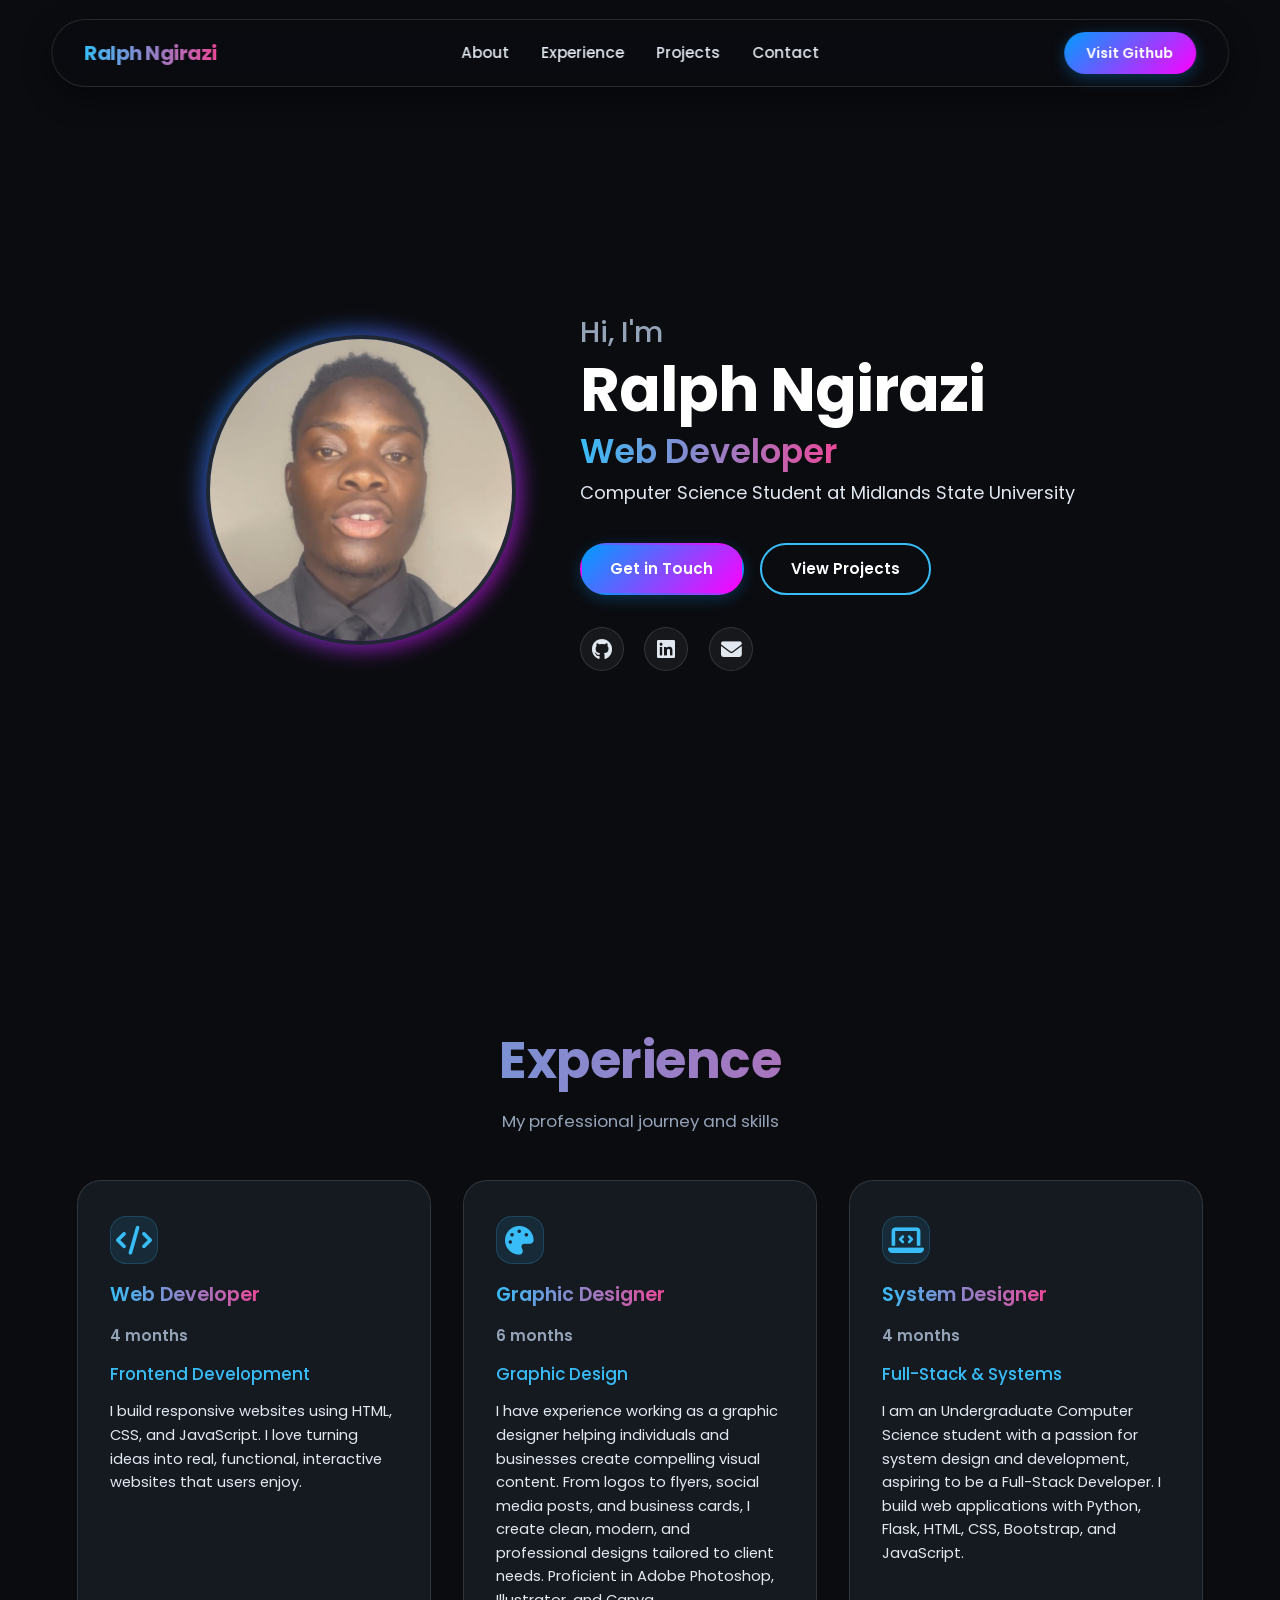
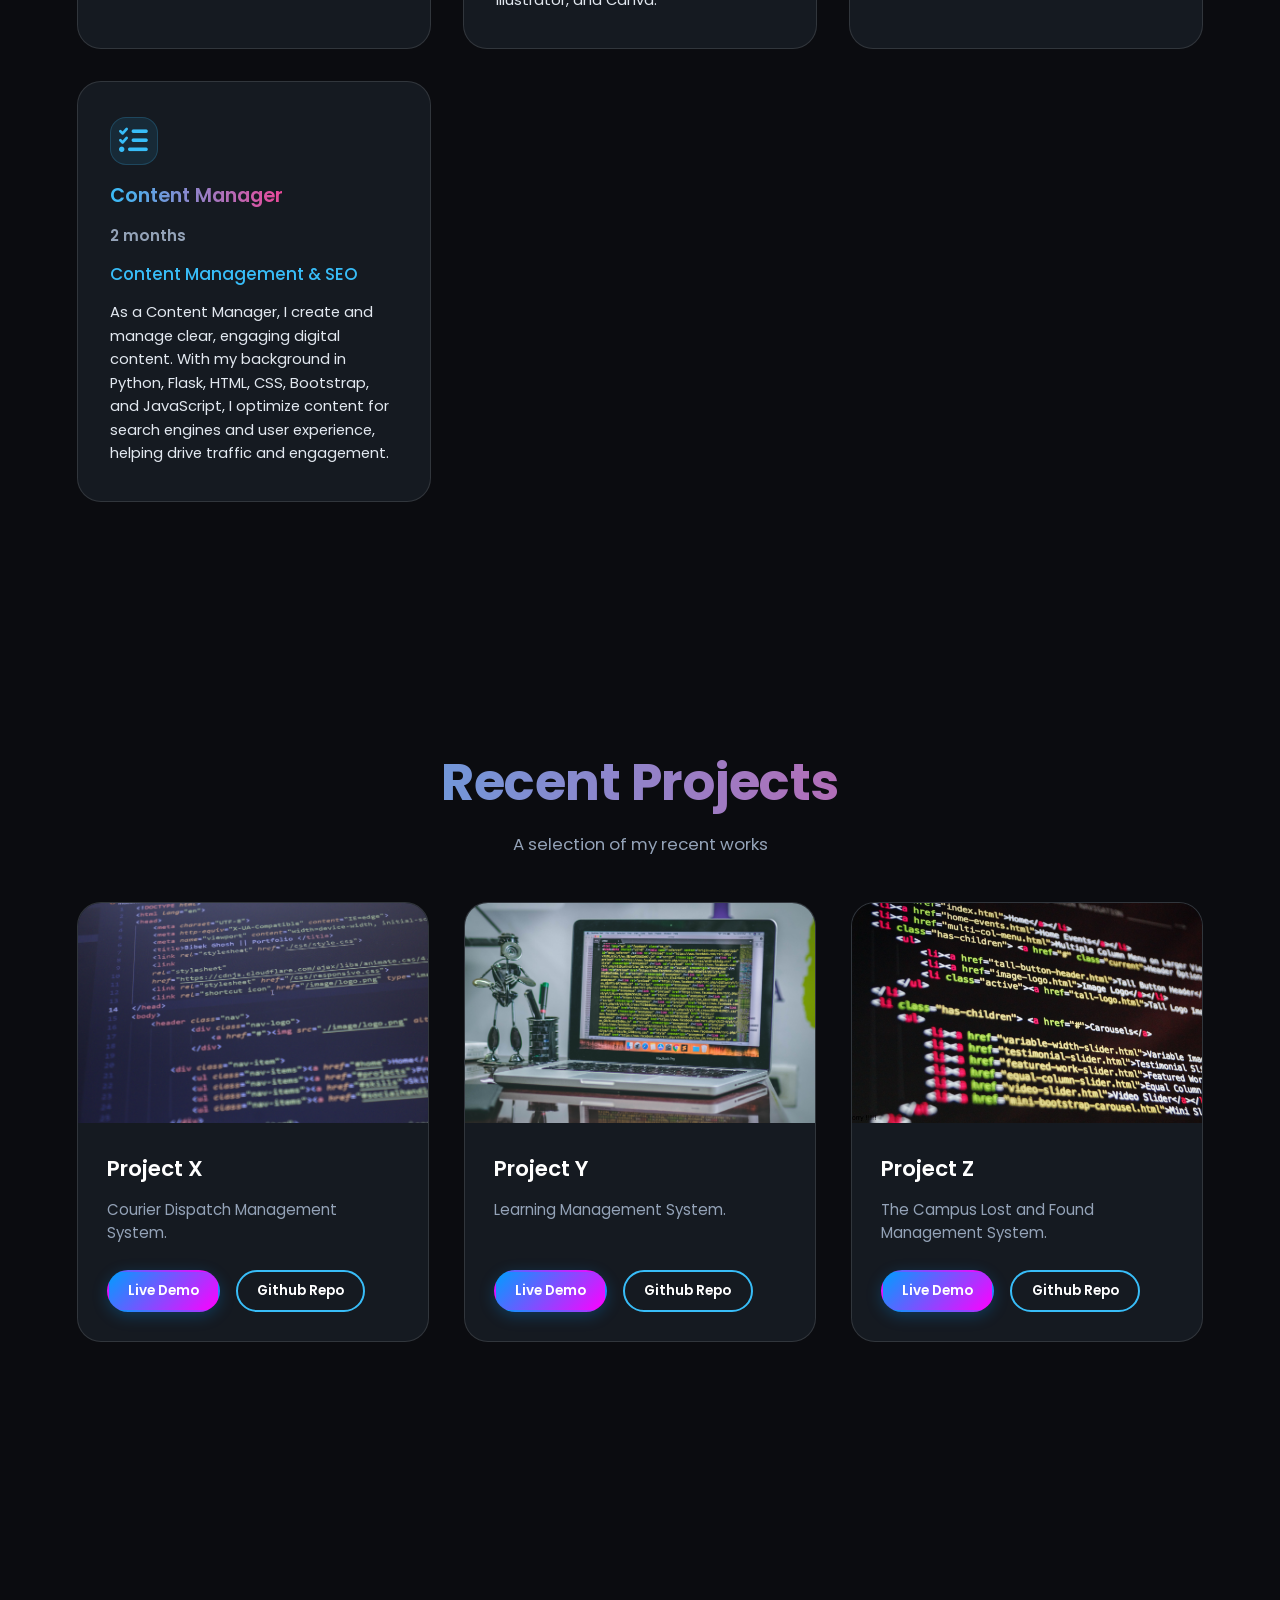
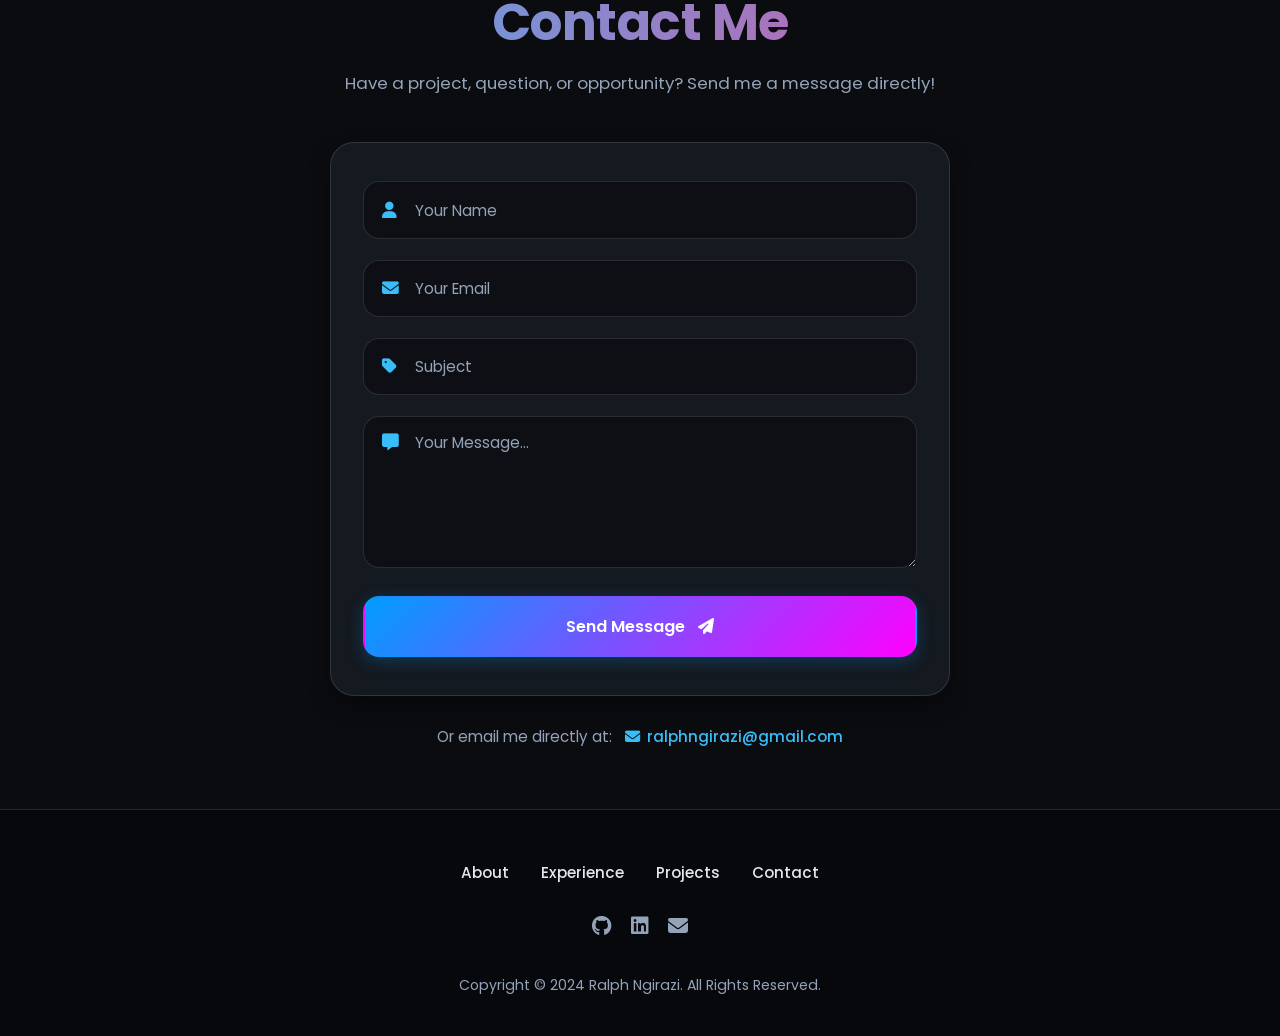
<file: index.html>
<!DOCTYPE html>
<html lang="en">
<head>
    <meta charset="UTF-8">
    <meta name="viewport" content="width=device-width, initial-scale=1.0, maximum-scale=5.0">
    <title>Ralph Ngirazi | Web Developer & Portfolio</title>
    <meta name="description" content="Portfolio of Ralph Ngirazi - Web Developer, System Designer, and Graphic Designer. Computer Science Student at Midlands State University. Built with Flask, HTML, and CSS.">

    <!-- Google Fonts (Poppins) -->
    <link rel="preconnect" href="https://fonts.googleapis.com">
    <link rel="preconnect" href="https://fonts.gstatic.com" crossorigin>
    <link href="https://fonts.googleapis.com/css2?family=Poppins:wght@300;400;500;600;700&display=swap" rel="stylesheet">

    <!-- Font Awesome -->
    <link rel="stylesheet" href="https://cdnjs.cloudflare.com/ajax/libs/font-awesome/6.6.0/css/all.min.css">

    <!-- CSS Stylesheet -->
    <link rel="stylesheet" href="style.css">
</head>
<body>

    <!-- Header Navigation (Pure HTML & CSS Driven) -->
    <header id="header">
        <a href="#about" class="logo" id="logo"><span>Ralph Ngirazi</span></a>

        <!-- Pure CSS Mobile Navigation Toggle Checkbox -->
        <input type="checkbox" id="nav-toggle" class="nav-toggle" aria-label="Toggle navigation menu">
        <label for="nav-toggle" class="nav-toggle-label" id="menu-icon" title="Toggle navigation">
            <i class="fa-solid fa-bars icon-bars"></i>
            <i class="fa-solid fa-xmark icon-close"></i>
        </label>

        <ul class="nav-links" id="nav-links">
            <li><a href="#about" class="nav-link" onclick="closeNav()">About</a></li>
            <li><a href="#experience" class="nav-link" onclick="closeNav()">Experience</a></li>
            <li><a href="#projects" class="nav-link" onclick="closeNav()">Projects</a></li>
            <li><a href="#contact" class="nav-link" onclick="closeNav()">Contact</a></li>
            <li class="mobile-only-link">
                <a href="https://github.com/r25308c-ralph" target="_blank" rel="noopener noreferrer" class="btn btn-sm btn-outline mobile-github-btn">
                    <i class="fa-brands fa-github"></i> Visit Github
                </a>
            </li>
        </ul>

        <div class="header-actions">
            <a href="https://github.com/r25308c-ralph" target="_blank" rel="noopener noreferrer" class="visit-btn">Visit Github</a>
        </div>
    </header>

    <!-- About / Hero Section -->
    <section id="about" class="about">
        <div class="about-container">
            <div class="profile-wrapper">
                <img src="profilepicture.jpg" alt="Ralph Ngirazi - Profile Picture" class="profile-img">
            </div>

            <div class="info-box">
                <div class="text">
                    <h3>Hi, I'm</h3>
                    <h1>Ralph Ngirazi</h1>
                    <span>Web Developer</span>
                    <p>Computer Science Student at Midlands State University</p>
                </div>

                <div class="btn-group">
                    <a href="#contact" class="btn">Get in Touch</a>
                    <a href="#projects" class="btn btn-outline">View Projects</a>
                </div>

                <div class="socials">
                    <a href="https://github.com/r25308c-ralph" target="_blank" rel="noopener noreferrer" aria-label="Github"><i class="fa-brands fa-github"></i></a>
                    <a href="https://linkedin.com" target="_blank" rel="noopener noreferrer" aria-label="LinkedIn"><i class="fa-brands fa-linkedin"></i></a>
                    <a href="mailto:ralphngirazi@gmail.com" aria-label="Email Ralph"><i class="fa-solid fa-envelope"></i></a>
                </div>
            </div>
        </div>
    </section>

    <!-- Experience Section -->
    <section id="experience" class="experience">
        <h2 class="section-title">Experience</h2>
        <p class="section-subtitle">My professional journey and skills</p>

        <div class="experience-info">
            <div class="grid">
                <div class="grid-card">
                    <div class="card-icon"><i class="fa-solid fa-code"></i></div>
                    <span class="role-badge">Web Developer</span>
                    <h3>4 months</h3>
                    <h4>Frontend Development</h4>
                    <p>I build responsive websites using HTML, CSS, and JavaScript. I love turning ideas into real, functional, interactive websites that users enjoy.</p>
                </div>

                <div class="grid-card">
                    <div class="card-icon"><i class="fa-solid fa-palette"></i></div>
                    <span class="role-badge">Graphic Designer</span>
                    <h3>6 months</h3>
                    <h4>Graphic Design</h4>
                    <p>I have experience working as a graphic designer helping individuals and businesses create compelling visual content. From logos to flyers, social media posts, and business cards, I create clean, modern, and professional designs tailored to client needs. Proficient in Adobe Photoshop, Illustrator, and Canva.</p>
                </div>

                <div class="grid-card">
                    <div class="card-icon"><i class="fa-solid fa-laptop-code"></i></div>
                    <span class="role-badge">System Designer</span>
                    <h3>4 months</h3>
                    <h4>Full-Stack & Systems</h4>
                    <p>I am an Undergraduate Computer Science student with a passion for system design and development, aspiring to be a Full-Stack Developer. I build web applications with Python, Flask, HTML, CSS, Bootstrap, and JavaScript.</p>
                </div>

                <div class="grid-card">
                    <div class="card-icon"><i class="fa-solid fa-list-check"></i></div>
                    <span class="role-badge">Content Manager</span>
                    <h3>2 months</h3>
                    <h4>Content Management & SEO</h4>
                    <p>As a Content Manager, I create and manage clear, engaging digital content. With my background in Python, Flask, HTML, CSS, Bootstrap, and JavaScript, I optimize content for search engines and user experience, helping drive traffic and engagement.</p>
                </div>
            </div>
        </div>
    </section>

    <!-- Projects Section -->
    <section id="projects" class="projects">
        <h2 class="section-title">Recent Projects</h2>
        <p class="section-subtitle">A selection of my recent works</p>

        <div class="projects-grid">
            <div class="project-card">
                <div class="project-image-box">
                    <img src="project1.jpg" alt="Courier Dispatch Management System">
                </div>
                <div class="project-content">
                    <h3>Project X</h3>
                    <p>Courier Dispatch Management System.</p>
                    <div class="btn-group">
                        <a href="#" class="btn btn-sm">Live Demo</a>
                        <a href="https://github.com/r25308c-ralph" target="_blank" rel="noopener noreferrer" class="btn btn-sm btn-outline">Github Repo</a>
                    </div>
                </div>
            </div>

            <div class="project-card">
                <div class="project-image-box">
                    <img src="project2.jpg" alt="Learning Management System">
                </div>
                <div class="project-content">
                    <h3>Project Y</h3>
                    <p>Learning Management System.</p>
                    <div class="btn-group">
                        <a href="#" class="btn btn-sm">Live Demo</a>
                        <a href="https://github.com/r25308c-ralph" target="_blank" rel="noopener noreferrer" class="btn btn-sm btn-outline">Github Repo</a>
                    </div>
                </div>
            </div>

            <div class="project-card">
                <div class="project-image-box">
                    <img src="project3.jpg" alt="Campus Lost and Found Management System">
                </div>
                <div class="project-content">
                    <h3>Project Z</h3>
                    <p>The Campus Lost and Found Management System.</p>
                    <div class="btn-group">
                        <a href="#" class="btn btn-sm">Live Demo</a>
                        <a href="https://github.com/r25308c-ralph" target="_blank" rel="noopener noreferrer" class="btn btn-sm btn-outline">Github Repo</a>
                    </div>
                </div>
            </div>
        </div>
    </section>

    <!-- Contact Me Section -->
    <section class="contact" id="contact">
        <h2 class="section-title">Contact Me</h2>
        <p class="section-subtitle">Have a project, question, or opportunity? Send me a message directly!</p>

        <div class="contact-container">
            <form id="contact-form" class="contact-form" action="https://formsubmit.co/ralphngirazi@gmail.com" method="POST">
                <!-- FormSubmit Configuration -->
                <input type="hidden" name="_captcha" value="false">
                <input type="hidden" name="_subject" value="New Portfolio Contact Message from Ralph's Website">
                <input type="hidden" name="_template" value="table">

                <div class="input-group">
                    <i class="fa-solid fa-user"></i>
                    <input type="text" name="name" id="user-name" placeholder="Your Name" required autocomplete="name">
                </div>

                <div class="input-group">
                    <i class="fa-solid fa-envelope"></i>
                    <input type="email" name="email" id="user-email" placeholder="Your Email" required autocomplete="email">
                </div>

                <div class="input-group">
                    <i class="fa-solid fa-tag"></i>
                    <input type="text" name="subject" id="user-subject" placeholder="Subject" required>
                </div>

                <div class="input-group textarea-group">
                    <i class="fa-solid fa-message"></i>
                    <textarea name="message" id="user-message" rows="5" placeholder="Your Message..." required></textarea>
                </div>

                <button type="submit" class="btn submit-btn" id="submit-btn">
                    <span>Send Message</span>
                    <i class="fa-solid fa-paper-plane"></i>
                </button>
            </form>

            <div class="direct-contact-pill">
                <span>Or email me directly at:</span>
                <a href="mailto:ralphngirazi@gmail.com"><i class="fa-solid fa-envelope"></i> ralphngirazi@gmail.com</a>
            </div>
        </div>
    </section>

    <!-- Footer -->
    <footer>
        <ul class="footer-links">
            <li><a href="#about">About</a></li>
            <li><a href="#experience">Experience</a></li>
            <li><a href="#projects">Projects</a></li>
            <li><a href="#contact">Contact</a></li>
        </ul>

        <div class="footer-socials">
            <a href="https://github.com/r25308c-ralph" target="_blank" rel="noopener noreferrer" aria-label="Github"><i class="fa-brands fa-github"></i></a>
            <a href="https://linkedin.com" target="_blank" rel="noopener noreferrer" aria-label="LinkedIn"><i class="fa-brands fa-linkedin"></i></a>
            <a href="mailto:ralphngirazi@gmail.com" aria-label="Email"><i class="fa-solid fa-envelope"></i></a>
        </div>

        <p class="copyright">Copyright &copy; 2024 Ralph Ngirazi. All Rights Reserved.</p>
    </footer>

    <!-- Minimal Helper to Auto-Close CSS Menu on Link Click -->
    <script>
        function closeNav() {
            const toggle = document.getElementById('nav-toggle');
            if (toggle) toggle.checked = false;
        }
        document.addEventListener('click', function(e) {
            const header = document.getElementById('header');
            const toggle = document.getElementById('nav-toggle');
            if (header && toggle && !header.contains(e.target)) {
                toggle.checked = false;
            }
        });
    </script>
</body>
</html>
</file>
<file: style.css>
/* ==========================================================================
   Ralph Ngirazi - Portfolio Stylesheet
   Modern, Dark-Themed, Fully Responsive (Flask, HTML5, CSS3)
   ========================================================================== */

/* --- CSS Variables --- */
:root {
    --bg-main: #0b0c10;
    --bg-card: #151a21;
    --bg-card-hover: #1c232d;
    --bg-header: rgba(11, 12, 16, 0.88);
    
    --primary-blue: rgb(0, 157, 255);
    --primary-magenta: rgb(255, 0, 255);
    --accent-cyan: #38bdf8;
    --border-color: rgba(255, 255, 255, 0.12);
    --border-highlight: rgba(56, 189, 248, 0.45);

    --text-white: #ffffff;
    --text-muted: #94a3b8;
    --text-light: #e2e8f0;

    --gradient-primary: linear-gradient(135deg, var(--primary-blue), var(--primary-magenta));
    --gradient-reverse: linear-gradient(135deg, var(--primary-magenta), var(--primary-blue));
    --gradient-text: linear-gradient(to right, #38bdf8, #ec4899);

    --transition: all 0.3s cubic-bezier(0.4, 0, 0.2, 1);
    --radius-full: 9999px;
    --radius-lg: 1.5rem;
    --radius-md: 1rem;
    --shadow-soft: 0 10px 25px -5px rgba(0, 0, 0, 0.5);
    --shadow-glow: 0 0 20px rgba(56, 189, 248, 0.35);
}

/* --- Base & Reset --- */
*, *::before, *::after {
    margin: 0;
    padding: 0;
    box-sizing: border-box;
}

html {
    scroll-behavior: smooth;
    scroll-padding-top: 85px; /* Offset for fixed floating header */
    font-size: 16px;
    width: 100%;
    max-width: 100vw;
    overflow-x: hidden;
}

body {
    background-color: var(--bg-main);
    color: var(--text-white);
    font-family: 'Poppins', -apple-system, BlinkMacSystemFont, 'Segoe UI', Roboto, sans-serif;
    line-height: 1.6;
    width: 100%;
    max-width: 100vw;
    overflow-x: hidden;
    min-height: 100vh;
    -webkit-font-smoothing: antialiased;
}

a {
    color: inherit;
    text-decoration: none;
    transition: var(--transition);
}

ul {
    list-style: none;
}

img {
    max-width: 100%;
    height: auto;
    display: block;
}

button, input, textarea {
    font-family: inherit;
}

/* Custom Scrollbar */
::-webkit-scrollbar {
    width: 8px;
}
::-webkit-scrollbar-track {
    background: #08090c;
}
::-webkit-scrollbar-thumb {
    background: var(--gradient-primary);
    border-radius: var(--radius-full);
}
::-webkit-scrollbar-thumb:hover {
    background: var(--gradient-reverse);
}

/* --- Global Section Layout --- */
section {
    width: 100%;
    max-width: 100%;
    min-height: 100vh;
    padding: 120px max(6%, env(safe-area-inset-right)) 60px max(6%, env(safe-area-inset-left));
    position: relative;
    box-sizing: border-box;
    display: flex;
    flex-direction: column;
    justify-content: center;
}

.section-title {
    text-align: center;
    font-size: clamp(2rem, 5vw, 3.2rem);
    font-weight: 700;
    margin-bottom: 0.4rem;
    background: var(--gradient-text);
    -webkit-background-clip: text;
    background-clip: text;
    color: transparent;
    letter-spacing: -0.5px;
    word-break: break-word;
}

.section-subtitle {
    text-align: center;
    font-size: clamp(0.9rem, 1.8vw, 1.05rem);
    color: var(--text-muted);
    margin-bottom: 2.8rem;
    padding: 0 1rem;
}

/* --- Fixed Header & Navigation (Pure CSS Driven) --- */
header {
    display: flex;
    position: fixed;
    top: 1.2rem;
    left: 50%;
    transform: translateX(-50%);
    align-items: center;
    justify-content: space-between;
    background-color: var(--bg-header);
    backdrop-filter: blur(14px);
    -webkit-backdrop-filter: blur(14px);
    color: var(--text-white);
    padding: 0.75rem 2rem;
    border-radius: var(--radius-full);
    border: 1px solid var(--border-color);
    box-shadow: 0 10px 30px rgba(0, 0, 0, 0.45);
    z-index: 1000;
    width: 92%;
    max-width: 1200px;
    transition: var(--transition);
}

.logo {
    color: var(--text-white);
    font-size: 1.25rem;
    font-weight: 700;
    white-space: nowrap;
    display: flex;
    align-items: center;
    letter-spacing: -0.5px;
    cursor: pointer;
}

.logo span {
    background: var(--gradient-text);
    -webkit-background-clip: text;
    background-clip: text;
    color: transparent;
}

.logo:hover {
    transform: scale(1.04);
}

/* Checkbox Toggle for Pure CSS Mobile Nav */
.nav-toggle {
    display: none;
}

.nav-toggle-label {
    display: none;
    cursor: pointer;
    font-size: 1.4rem;
    color: var(--text-white);
    padding: 0.4rem;
    user-select: none;
    -webkit-tap-highlight-color: transparent;
    transition: var(--transition);
}

.nav-toggle-label .icon-close {
    display: none;
}

.nav-toggle-label .icon-bars {
    display: block;
}

.nav-links {
    display: flex;
    align-items: center;
    gap: 2rem;
}

.mobile-only-link {
    display: none;
}

.nav-links li a {
    position: relative;
    color: var(--text-light);
    font-size: 0.95rem;
    font-weight: 500;
    padding: 0.3rem 0;
    transition: var(--transition);
}

.nav-links li a::before {
    position: absolute;
    content: '';
    width: 0;
    left: 0;
    bottom: -2px;
    height: 3px;
    border-radius: var(--radius-full);
    transition: var(--transition);
    background: var(--gradient-primary);
}

.nav-links li a:hover,
.nav-links li a.active {
    color: var(--text-white);
}

.nav-links li a:hover::before,
.nav-links li a.active::before {
    width: 100%;
}

.header-actions {
    display: flex;
    align-items: center;
    gap: 1rem;
}

.visit-btn {
    padding: 0.6rem 1.4rem;
    border-radius: var(--radius-full);
    border: none;
    font-weight: 600;
    font-size: 0.88rem;
    cursor: pointer;
    white-space: nowrap;
    color: var(--text-white);
    background: var(--gradient-primary);
    box-shadow: 0 4px 15px rgba(0, 157, 255, 0.3);
    transition: var(--transition);
    display: inline-block;
}

.visit-btn:hover {
    background: var(--gradient-reverse);
    transform: translateY(-2px);
    box-shadow: 0 6px 20px rgba(255, 0, 255, 0.4);
}

/* --- Common Buttons --- */
.btn {
    display: inline-flex;
    align-items: center;
    justify-content: center;
    gap: 0.6rem;
    border-radius: var(--radius-full);
    padding: 0.75rem 1.8rem;
    border: 2px solid transparent;
    background: var(--gradient-primary);
    color: var(--text-white);
    font-weight: 600;
    font-size: 0.95rem;
    cursor: pointer;
    width: fit-content;
    white-space: nowrap;
    box-shadow: 0 4px 15px rgba(0, 157, 255, 0.25);
    transition: var(--transition);
    -webkit-tap-highlight-color: transparent;
}

.btn:hover {
    background: var(--gradient-reverse);
    transform: translateY(-3px);
    box-shadow: 0 8px 25px rgba(255, 0, 255, 0.35);
}

.btn-outline {
    background: transparent;
    border: 2px solid var(--accent-cyan);
    color: var(--text-white);
    box-shadow: none;
}

.btn-outline:hover {
    background: var(--accent-cyan);
    color: #000000;
    border-color: var(--accent-cyan);
    box-shadow: var(--shadow-glow);
}

.btn-sm {
    padding: 0.5rem 1.2rem;
    font-size: 0.85rem;
}

.btn-group {
    display: flex;
    align-items: center;
    gap: 1rem;
    margin-top: 1rem;
    flex-wrap: wrap;
}

/* --- About / Hero Section --- */
.about {
    padding-top: 140px;
}

.about-container {
    display: flex;
    align-items: center;
    justify-content: center;
    gap: 4rem;
    max-width: 1100px;
    margin: 0 auto;
    width: 100%;
}

.profile-wrapper {
    position: relative;
    flex-shrink: 0;
}

.profile-wrapper::after {
    content: '';
    position: absolute;
    inset: -6px;
    border-radius: 50%;
    background: var(--gradient-primary);
    z-index: 0;
    filter: blur(10px);
    opacity: 0.6;
    transition: var(--transition);
}

.profile-wrapper:hover::after {
    opacity: 0.9;
    filter: blur(14px);
}

.profile-img {
    position: relative;
    z-index: 1;
    width: clamp(200px, 28vw, 310px);
    height: clamp(200px, 28vw, 310px);
    border-radius: 50%;
    object-fit: cover;
    border: 4px solid #1f2833;
    transition: var(--transition);
}

.profile-img:hover {
    transform: scale(1.02);
}

.info-box {
    display: flex;
    flex-direction: column;
    text-align: left;
    gap: 1.2rem;
    max-width: 580px;
}

.info-box h3 {
    font-size: clamp(1.2rem, 2.5vw, 1.8rem);
    font-weight: 500;
    color: var(--text-muted);
}

.info-box h1 {
    font-size: clamp(2.2rem, 5vw, 3.8rem);
    font-weight: 700;
    line-height: 1.15;
    letter-spacing: -1px;
    word-break: break-word;
}

.info-box span {
    background: var(--gradient-text);
    -webkit-background-clip: text;
    background-clip: text;
    color: transparent;
    font-size: clamp(1.3rem, 3vw, 2.1rem);
    font-weight: 600;
}

.info-box p {
    font-size: clamp(0.98rem, 1.5vw, 1.12rem);
    color: var(--text-light);
    line-height: 1.6;
}

.socials {
    display: flex;
    gap: 1.3rem;
    margin-top: 0.8rem;
}

.socials a {
    color: var(--text-light);
    display: flex;
    align-items: center;
    justify-content: center;
    width: 44px;
    height: 44px;
    border-radius: 50%;
    background: rgba(255, 255, 255, 0.05);
    border: 1px solid var(--border-color);
    font-size: 1.3rem;
    transition: var(--transition);
    -webkit-tap-highlight-color: transparent;
}

.socials a:hover {
    color: var(--accent-cyan);
    background: rgba(56, 189, 248, 0.1);
    border-color: var(--accent-cyan);
    transform: translateY(-4px) scale(1.1);
    box-shadow: var(--shadow-glow);
}

/* --- Experience Section --- */
.experience {
    background-color: var(--bg-main);
}

.experience-info {
    width: 100%;
    max-width: 1200px;
    margin: 0 auto;
}

.grid {
    display: grid;
    grid-template-columns: repeat(auto-fit, minmax(min(100%, 300px), 1fr));
    gap: 2rem;
}

.grid-card {
    background-color: var(--bg-card);
    border: 1px solid var(--border-color);
    border-radius: var(--radius-lg);
    padding: 2.2rem 2rem;
    display: flex;
    flex-direction: column;
    align-items: flex-start;
    gap: 0.8rem;
    position: relative;
    overflow: hidden;
    transition: var(--transition);
}

.grid-card::before {
    content: '';
    position: absolute;
    top: 0;
    left: 0;
    width: 100%;
    height: 4px;
    background: var(--gradient-primary);
    opacity: 0;
    transition: var(--transition);
}

.grid-card:hover {
    background-color: var(--bg-card-hover);
    border-color: var(--border-highlight);
    transform: translateY(-6px);
    box-shadow: var(--shadow-soft);
}

.grid-card:hover::before {
    opacity: 1;
}

.card-icon {
    font-size: 1.8rem;
    color: var(--accent-cyan);
    margin-bottom: 0.2rem;
    display: flex;
    align-items: center;
    justify-content: center;
    width: 48px;
    height: 48px;
    border-radius: var(--radius-md);
    background: rgba(56, 189, 248, 0.1);
    border: 1px solid rgba(56, 189, 248, 0.2);
}

.role-badge {
    font-size: 1.2rem;
    font-weight: 600;
    background: var(--gradient-text);
    -webkit-background-clip: text;
    background-clip: text;
    color: transparent;
}

.grid-card h3 {
    font-size: 0.95rem;
    font-weight: 600;
    color: var(--text-muted);
}

.grid-card h4 {
    font-size: 1.05rem;
    font-weight: 500;
    color: var(--accent-cyan);
}

.grid-card p {
    font-size: 0.92rem;
    color: var(--text-light);
    line-height: 1.6;
}

/* --- Projects Section --- */
.projects {
    background-color: var(--bg-main);
}

.projects-grid {
    display: grid;
    grid-template-columns: repeat(auto-fit, minmax(min(100%, 320px), 1fr));
    gap: 2.2rem;
    max-width: 1200px;
    margin: 0 auto;
    width: 100%;
}

.project-card {
    background-color: var(--bg-card);
    border: 1px solid var(--border-color);
    border-radius: var(--radius-lg);
    overflow: hidden;
    display: flex;
    flex-direction: column;
    transition: var(--transition);
}

.project-card:hover {
    border-color: var(--border-highlight);
    transform: translateY(-8px);
    box-shadow: 0 15px 35px rgba(0, 0, 0, 0.6);
}

.project-image-box {
    width: 100%;
    height: clamp(180px, 25vw, 220px);
    overflow: hidden;
    position: relative;
    background: #08090c;
}

.project-image-box img {
    width: 100%;
    height: 100%;
    object-fit: cover;
    transition: transform 0.5s ease;
}

.project-card:hover .project-image-box img {
    transform: scale(1.06);
}

.project-content {
    padding: 1.8rem;
    display: flex;
    flex-direction: column;
    gap: 0.8rem;
    flex-grow: 1;
}

.project-content h3 {
    font-size: 1.35rem;
    font-weight: 600;
    color: var(--text-white);
}

.project-content p {
    font-size: 0.94rem;
    color: var(--text-muted);
    line-height: 1.5;
    flex-grow: 1;
}

.project-content .btn-group {
    margin-top: 0.8rem;
}

/* --- Contact Me Section (Flask / HTML Form) --- */
.contact {
    background-color: var(--bg-main);
}

.contact-container {
    width: 100%;
    max-width: 620px;
    margin: 0 auto;
    display: flex;
    flex-direction: column;
    align-items: center;
    gap: 1.8rem;
}

.flash-container {
    width: 100%;
    display: flex;
    flex-direction: column;
    gap: 0.8rem;
}

.contact-form {
    width: 100%;
    background-color: var(--bg-card);
    border: 1px solid var(--border-color);
    border-radius: var(--radius-lg);
    padding: 2.4rem 2rem;
    display: flex;
    flex-direction: column;
    gap: 1.3rem;
    box-shadow: var(--shadow-soft);
    position: relative;
}

.input-group {
    position: relative;
    width: 100%;
    display: flex;
    align-items: center;
}

.input-group i {
    position: absolute;
    left: 1.2rem;
    font-size: 1.05rem;
    color: var(--accent-cyan);
    pointer-events: none;
    z-index: 2;
    transition: var(--transition);
}

/* 16px font-size prevents iOS Safari from auto-zooming */
.input-group input,
.input-group textarea {
    width: 100%;
    background-color: rgba(11, 12, 16, 0.7);
    border: 1px solid var(--border-color);
    border-radius: var(--radius-md);
    padding: 0.95rem 1.2rem 0.95rem 3.2rem;
    font-size: 16px;
    color: var(--text-white);
    outline: none;
    box-sizing: border-box;
    transition: var(--transition);
}

.input-group input::placeholder,
.input-group textarea::placeholder {
    color: var(--text-muted);
    font-size: 0.95rem;
}

.input-group input:focus,
.input-group textarea:focus {
    border-color: var(--accent-cyan);
    box-shadow: 0 0 15px rgba(56, 189, 248, 0.25);
    background-color: rgba(11, 12, 16, 0.95);
}

.textarea-group {
    align-items: flex-start;
}

.textarea-group i {
    top: 1.1rem;
}

.textarea-group textarea {
    resize: vertical;
    min-height: 120px;
    line-height: 1.5;
}

.submit-btn {
    width: 100%;
    padding: 1rem 1.8rem;
    font-size: 1rem;
    display: flex;
    align-items: center;
    justify-content: center;
    gap: 0.8rem;
    border-radius: var(--radius-md);
    cursor: pointer;
    margin-top: 0.4rem;
}

.submit-btn:disabled {
    opacity: 0.65;
    cursor: not-allowed;
    transform: none !important;
}

/* Form Status Message & Flask Flash Styles */
.form-status {
    width: 100%;
    border-radius: var(--radius-md);
    font-size: 0.95rem;
    text-align: center;
    font-weight: 500;
    transition: var(--transition);
    display: none;
}

.form-status.success {
    display: block;
    padding: 0.9rem 1.2rem;
    background: rgba(34, 197, 94, 0.15);
    border: 1px solid rgba(34, 197, 94, 0.4);
    color: #4ade80;
}

.form-status.error {
    display: block;
    padding: 0.9rem 1.2rem;
    background: rgba(239, 68, 68, 0.15);
    border: 1px solid rgba(239, 68, 68, 0.4);
    color: #f87171;
}

.form-status.info {
    display: block;
    padding: 0.9rem 1.2rem;
    background: rgba(56, 189, 248, 0.15);
    border: 1px solid rgba(56, 189, 248, 0.4);
    color: var(--accent-cyan);
}

/* Direct Contact Pill */
.direct-contact-pill {
    display: flex;
    align-items: center;
    justify-content: center;
    gap: 0.8rem;
    flex-wrap: wrap;
    font-size: 0.95rem;
    color: var(--text-muted);
    text-align: center;
    padding: 0 1rem;
}

.direct-contact-pill a {
    color: var(--accent-cyan);
    font-weight: 500;
    display: inline-flex;
    align-items: center;
    gap: 0.4rem;
}

.direct-contact-pill a:hover {
    text-decoration: underline;
    color: #7dd3fc;
}

/* --- Footer --- */
footer {
    width: 100%;
    max-width: 100%;
    padding: 50px max(6%, env(safe-area-inset-right)) 40px max(6%, env(safe-area-inset-left));
    background-color: #07080b;
    border-top: 1px solid var(--border-color);
    display: flex;
    flex-direction: column;
    align-items: center;
    gap: 1.5rem;
    text-align: center;
    box-sizing: border-box;
}

.footer-links {
    display: flex;
    gap: 2rem;
    flex-wrap: wrap;
    justify-content: center;
}

.footer-links a {
    color: var(--text-light);
    font-size: 0.95rem;
    font-weight: 500;
    transition: var(--transition);
}

.footer-links a:hover {
    color: var(--accent-cyan);
}

.footer-socials {
    display: flex;
    gap: 1.2rem;
}

.footer-socials a {
    color: var(--text-muted);
    font-size: 1.25rem;
    transition: var(--transition);
}

.footer-socials a:hover {
    color: var(--accent-cyan);
    transform: translateY(-2px);
}

.copyright {
    color: var(--text-muted);
    font-size: 0.88rem;
    margin-top: 0.5rem;
}

/* ==========================================================================
   Responsive Design & Media Queries
   Ensures perfect fit on all phone, tablet, and desktop screens
   ========================================================================== */

/* Tablets & Small Laptops (max-width: 992px) */
@media (max-width: 992px) {
    section {
        padding: 110px 6% 50px 6%;
    }

    .about-container {
        gap: 3rem;
    }
}

/* Mobile Devices & Small Tablets (max-width: 768px) */
@media (max-width: 768px) {
    html {
        scroll-padding-top: 80px;
    }

    header {
        padding: 0.7rem 1.4rem;
        width: 94%;
        top: 0.8rem;
    }

    .header-actions .visit-btn {
        display: none;
    }

    /* Show Pure CSS Nav Toggle Label (Hamburger Icon) */
    .nav-toggle-label {
        display: block;
    }

    /* 
       CRITICAL MOBILE NAV BEHAVIOR (HTML & CSS DRIVEN):
       By default (unchecked), .nav-links is COLLAPSED and HIDDEN when opened on mobile.
    */
    .nav-links {
        position: absolute;
        top: calc(100% + 0.8rem);
        left: 0;
        width: 100%;
        background-color: rgba(11, 12, 16, 0.96);
        backdrop-filter: blur(16px);
        -webkit-backdrop-filter: blur(16px);
        border: 1px solid var(--border-color);
        border-radius: var(--radius-lg);
        flex-direction: column;
        align-items: center;
        padding: 1.4rem 1rem;
        gap: 1rem;
        box-shadow: 0 15px 35px rgba(0, 0, 0, 0.7);

        /* Default closed state */
        display: none;
        opacity: 0;
        visibility: hidden;
        pointer-events: none;
        transform: translateY(-12px);
        transition: opacity 0.3s ease, transform 0.3s ease, visibility 0.3s ease;
    }

    /* Pure CSS: When checkbox is checked by tapping hamburger label, dropdown opens */
    .nav-toggle:checked ~ .nav-links {
        display: flex;
        opacity: 1;
        visibility: visible;
        pointer-events: auto;
        transform: translateY(0);
    }

    /* Switch between hamburger bars and close X icon via CSS */
    .nav-toggle:checked ~ .nav-toggle-label .icon-bars {
        display: none;
    }

    .nav-toggle:checked ~ .nav-toggle-label .icon-close {
        display: block;
        color: var(--accent-cyan);
    }

    .mobile-only-link {
        display: block;
        margin-top: 0.5rem;
        width: 100%;
        max-width: 220px;
        text-align: center;
    }

    .mobile-github-btn {
        width: 100%;
        display: inline-flex;
    }

    .nav-links li {
        width: 100%;
        text-align: center;
    }

    .nav-links li a {
        display: block;
        padding: 0.6rem 1rem;
        font-size: 1.05rem;
        border-radius: var(--radius-md);
        transition: var(--transition);
    }

    .nav-links li a:hover,
    .nav-links li a.active {
        background: rgba(56, 189, 248, 0.1);
        color: var(--accent-cyan);
    }

    .nav-links li a::before {
        display: none;
    }

    /* About Section */
    .about-container {
        flex-direction: column;
        text-align: center;
        gap: 2.2rem;
    }

    .info-box {
        align-items: center;
        text-align: center;
    }

    .btn-group {
        justify-content: center;
    }

    .socials {
        justify-content: center;
    }

    /* Grids to single column */
    .grid {
        grid-template-columns: 1fr;
        gap: 1.5rem;
    }

    .grid-card {
        padding: 1.8rem 1.4rem;
    }

    .projects-grid {
        grid-template-columns: 1fr;
        gap: 1.8rem;
    }

    /* Contact Form Mobile */
    .contact-form {
        padding: 2rem 1.4rem;
    }

    .footer-links {
        gap: 1.5rem;
    }
}

/* Small & Extra Small Phones (max-width: 480px) */
@media (max-width: 480px) {
    header {
        padding: 0.65rem 1.1rem;
        width: 95%;
    }

    .logo {
        font-size: 1.1rem;
    }

    section {
        padding: 95px 4% 40px 4%;
    }

    .profile-img {
        width: 190px;
        height: 190px;
    }

    .info-box h1 {
        font-size: 2.1rem;
    }

    .btn-group {
        width: 100%;
        flex-direction: column;
        align-items: stretch;
    }

    .btn-group .btn {
        width: 100%;
    }

    .input-group input,
    .input-group textarea {
        padding-left: 2.8rem;
        font-size: 16px;
    }

    .input-group i {
        left: 1rem;
        font-size: 1rem;
    }

    .contact-form {
        padding: 1.8rem 1.1rem;
    }
}

/* Ultra Small Phones (e.g. Galaxy Fold outer screen, iPhone SE 1st gen <= 340px) */
@media (max-width: 340px) {
    header {
        padding: 0.6rem 0.8rem;
    }

    .logo {
        font-size: 1rem;
    }

    .profile-img {
        width: 160px;
        height: 160px;
    }

    .info-box h1 {
        font-size: 1.85rem;
    }

    .grid-card {
        padding: 1.4rem 1rem;
    }

    .project-content {
        padding: 1.2rem;
    }
}
</file>
